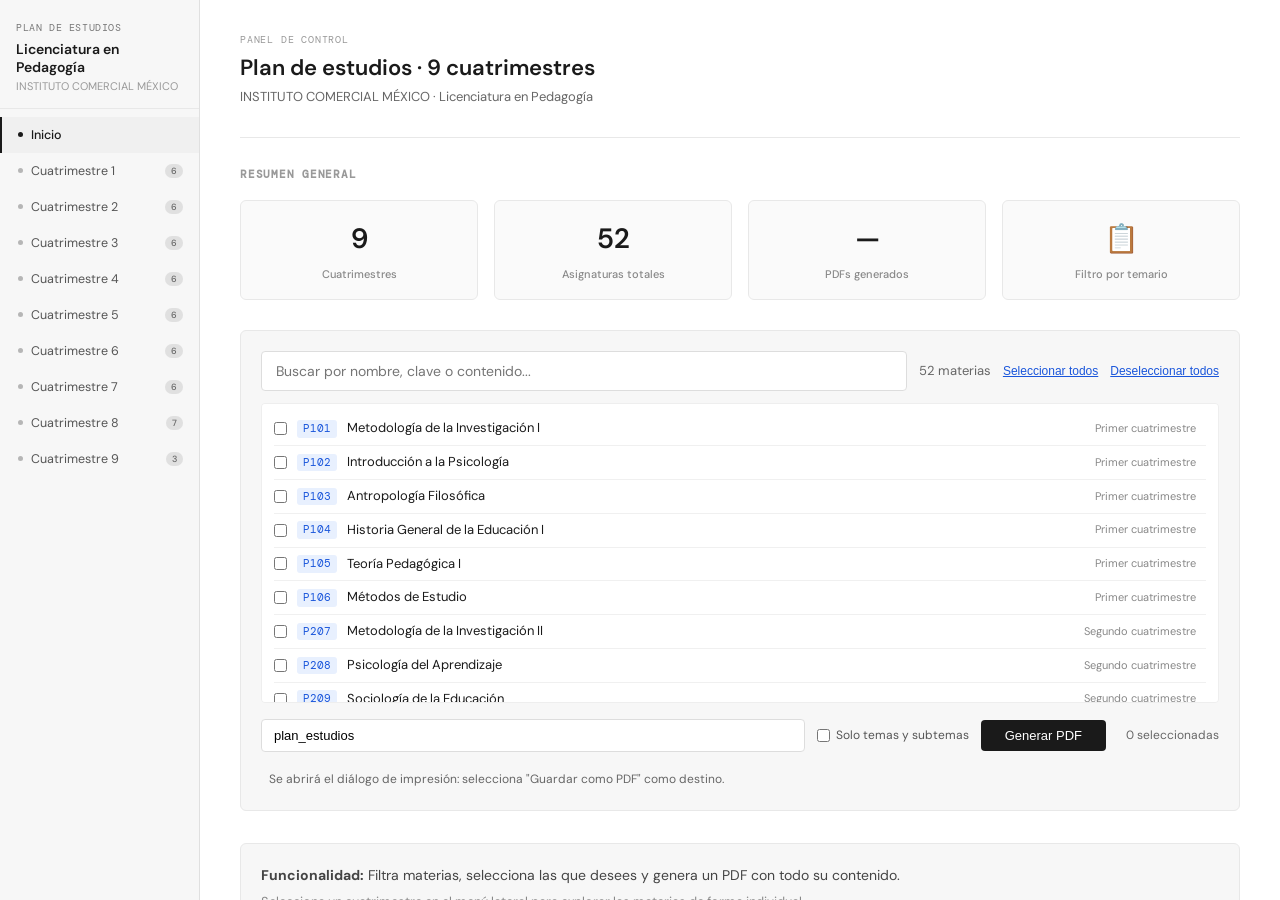
<file: index.html>
<!DOCTYPE html>
<html lang="es">
<head>
  <meta charset="UTF-8" />
  <meta name="viewport" content="width=device-width, initial-scale=1.0" />
  <title>Plan de estudios · Pedagogía</title>
  <link rel="icon" href="https://github.com/ICOMcoordinacion/pedagogiaICOM/raw/c6e2937d768a2ba422888f55374ee7c01f853eaa/Icom.jpg" type="image/jpeg">
  <link rel="preconnect" href="https://fonts.googleapis.com">
  <link href="https://fonts.googleapis.com/css2?family=DM+Sans:wght@300;400;500;600&family=DM+Mono:wght@400;500&display=swap" rel="stylesheet">
  <link rel="stylesheet" href="styles.css">
  <!-- Estilos exclusivos de impresión/PDF: se aplican solo al imprimir -->
  <link rel="stylesheet" href="print.css" media="print">
</head>
<body>
<div class="shell">

  <!-- SIDEBAR PRINCIPAL: Inicio + Cuatrimestres -->
  <aside class="sidebar-principal">
    <div class="sb-header">
      <div class="sb-badge">Plan de estudios</div>
      <div class="sb-title">Licenciatura en Pedagogía</div>
      <div class="sb-subtitle">INSTITUTO COMERCIAL MÉXICO</div>
    </div>
    <nav class="sb-nav" id="navCuatrimestres"></nav>
  </aside>

  <!-- SIDEBAR SECUNDARIO: Materias del cuatrimestre activo -->
  <aside class="sidebar-secundario hidden" id="sidebarSecundario">
    <div class="sb-header">
      <div class="sb-badge" id="secBadge">Materias</div>
      <div class="sb-title" id="secTitle">Selecciona un cuatrimestre</div>
      <div class="sb-subtitle" id="secSubtitle"></div>
    </div>
    <nav class="sb-nav" id="navMaterias">
      <div class="placeholder-msg" style="padding:20px;font-size:13px;color:#aaa;">Selecciona un cuatrimestre<br>para ver sus materias</div>
    </nav>
  </aside>

  <!-- PANEL PRINCIPAL -->
  <main class="main" id="panelPrincipal">
    <div class="placeholder-msg" style="margin-top:60px;">
      <strong>Bienvenido al portal de asignaturas</strong><br>
      Selecciona un cuatrimestre en el panel izquierdo y luego una materia.
    </div>
  </main>

</div>

<!-- Contenedor de impresión: oculto en pantalla, print.css lo muestra al imprimir -->
<div id="printRoot" style="display:none;"></div>

<script src="data.js"></script>
<script src="pdf.js"></script>
<script src="app.js"></script>
</body>
</html>
</file>
<file: styles.css>
/* Estilos de la interfaz del plan de estudios
   Paleta: acento azul #1a56db, texto #1a1a1a, bordes #e8e8e8/#f0f0f0
   Tipografía: DM Sans (texto) y DM Mono (etiquetas, claves) */
    @import url('https://fonts.googleapis.com/css2?family=DM+Sans:wght@300;400;500;600&family=DM+Mono:wght@400;500&display=swap');

    * {
      box-sizing: border-box;
      margin: 0;
      padding: 0;
    }

    body {
      font-family: 'DM Sans', sans-serif;
      background: #fff;
      color: #1a1a1a;
      font-size: 14px;
      line-height: 1.6;
    }

    .shell {
      display: flex;
      height: 100vh;
      overflow: hidden;
    }

    .sidebar-principal {
      width: 200px;
      min-width: 200px;
      border-right: 1px solid #e0e0e0;
      background: #f7f7f7;
      display: flex;
      flex-direction: column;
      flex-shrink: 0;
    }

    .sidebar-secundario {
      width: 260px;
      min-width: 260px;
      border-right: 1px solid #e8e8e8;
      background: #fafafa;
      display: flex;
      flex-direction: column;
      flex-shrink: 0;
      transition: all 0.15s;
      overflow: hidden;
    }

    .sidebar-secundario.hidden {
      width: 0;
      min-width: 0;
      border: none;
      padding: 0;
      overflow: hidden;
      opacity: 0;
      pointer-events: none;
    }

    .sb-header {
      padding: 20px 16px 12px;
      border-bottom: 1px solid #e8e8e8;
      position: relative;
    }

    .sb-badge {
      font-family: 'DM Mono', monospace;
      font-size: 10px;
      color: #777;
      letter-spacing: .06em;
      text-transform: uppercase;
      margin-bottom: 4px;
    }

    .sb-title {
      font-size: 14px;
      font-weight: 600;
      color: #1a1a1a;
      line-height: 1.3;
    }

    .sb-subtitle {
      font-size: 11px;
      color: #999;
      margin-top: 2px;
    }

    .sb-nav {
      padding: 8px 0;
      flex: 1;
      overflow-y: auto;
    }

    .nav-item {
      display: flex;
      align-items: center;
      gap: 8px;
      padding: 8px 16px;
      cursor: pointer;
      border-left: 2px solid transparent;
      font-size: 12.5px;
      color: #555;
      transition: all .15s;
    }

    .nav-item:hover {
      background: #f0f0f0;
      color: #1a1a1a;
    }

    .nav-item.active {
      border-left-color: #1a1a1a;
      background: #f0f0f0;
      color: #1a1a1a;
      font-weight: 500;
    }

    .nav-dot {
      width: 5px;
      height: 5px;
      border-radius: 50%;
      background: currentColor;
      opacity: .4;
      flex-shrink: 0;
    }

    .nav-item.active .nav-dot {
      opacity: 1;
    }

    .nav-item .badge-materias {
      margin-left: auto;
      background: #e0e0e0;
      border-radius: 10px;
      padding: 0 6px;
      font-size: 9px;
      color: #666;
      font-weight: 500;
    }

    .sidebar-secundario .nav-item {
      padding-left: 20px;
      font-size: 12px;
    }

    .sidebar-secundario .nav-item .nav-dot {
      background: #aaa;
    }

    .main {
      flex: 1;
      overflow-y: auto;
      padding: 32px 40px;
      background: #fff;
    }

    .tag {
      display: inline-flex;
      align-items: center;
      padding: 2px 8px;
      border-radius: 3px;
      font-size: 11px;
      font-weight: 500;
      font-family: 'DM Mono', monospace;
    }

    .tag-clave {
      background: #e8f0fe;
      color: #1a56db;
    }

    .doc-header {
      margin-bottom: 28px;
      padding-bottom: 20px;
      border-bottom: 1px solid #e8e8e8;
    }

    .doc-type {
      font-family: 'DM Mono', monospace;
      font-size: 10px;
      color: #999;
      letter-spacing: .08em;
      text-transform: uppercase;
      margin-bottom: 6px;
    }

    .doc-title {
      font-size: 22px;
      font-weight: 600;
      line-height: 1.3;
      margin-bottom: 4px;
    }

    .doc-sub {
      font-size: 13px;
      color: #666;
      margin-bottom: 10px;
    }

    .meta-row {
      display: flex;
      flex-wrap: wrap;
      gap: 16px;
      margin-top: 12px;
    }

    .meta-item {
      display: flex;
      flex-direction: column;
      gap: 2px;
    }

    .meta-label {
      font-size: 10px;
      color: #999;
      text-transform: uppercase;
      letter-spacing: .06em;
      font-family: 'DM Mono', monospace;
    }

    .meta-val {
      font-size: 13px;
      font-weight: 500;
    }

    .section {
      display: none;
      animation: fadeIn .2s ease;
    }

    .section.active {
      display: block;
    }

    @keyframes fadeIn {
      from {
        opacity: 0;
        transform: translateY(4px);
      }
      to {
        opacity: 1;
        transform: translateY(0);
      }
    }

    .section-title {
      font-size: 11px;
      font-weight: 600;
      color: #999;
      text-transform: uppercase;
      letter-spacing: .07em;
      font-family: 'DM Mono', monospace;
      margin-bottom: 16px;
    }

    .card {
      border: 1px solid #e8e8e8;
      border-radius: 6px;
      padding: 18px 20px;
      margin-bottom: 14px;
      position: relative;
    }

    .card-label {
      font-size: 10px;
      font-weight: 600;
      text-transform: uppercase;
      letter-spacing: .07em;
      color: #999;
      font-family: 'DM Mono', monospace;
      margin-bottom: 6px;
      display: flex;
      justify-content: space-between;
      align-items: center;
    }

    .copy-btn {
      cursor: pointer;
      font-size: 14px;
      padding: 2px 6px;
      border-radius: 4px;
      transition: background 0.15s;
      user-select: none;
      opacity: 0.5;
    }
    .copy-btn:hover {
      background: #e0e0e0;
      opacity: 1;
    }
    .copy-btn.copied {
      opacity: 1;
      color: #15803d;
    }

    .card-body {
      font-size: 13.5px;
      color: #2a2a2a;
      line-height: 1.65;
    }

    .card-body ul {
      margin: 4px 0 4px 20px;
      list-style: disc;
    }

    .card-body ul li {
      margin-bottom: 2px;
    }

    .two-col {
      display: grid;
      grid-template-columns: 1fr 1fr;
      gap: 16px;
    }

    .ft {
      width: 100%;
      border-collapse: collapse;
      font-size: 12.5px;
    }

    .ft th {
      text-align: left;
      padding: 8px 12px;
      background: #f5f5f5;
      font-size: 10.5px;
      font-weight: 600;
      text-transform: uppercase;
      letter-spacing: .05em;
      color: #666;
      border-bottom: 1px solid #e0e0e0;
    }

    .ft td {
      padding: 9px 12px;
      border-bottom: 1px solid #f0f0f0;
      color: #333;
      vertical-align: top;
      line-height: 1.5;
    }

    .ft tr:last-child td {
      border-bottom: none;
    }

    .pill {
      display: inline-block;
      padding: 1px 7px;
      border-radius: 3px;
      background: #f0f0f0;
      font-family: 'DM Mono', monospace;
      font-size: 10.5px;
      color: #555;
    }

    .placeholder-msg {
      padding: 40px 20px;
      text-align: center;
      color: #999;
      font-size: 14px;
    }

    .placeholder-msg strong {
      color: #666;
    }

    .dashboard-grid {
      display: grid;
      grid-template-columns: repeat(auto-fill, minmax(200px, 1fr));
      gap: 16px;
      margin-top: 12px;
    }
    .dashboard-card {
      background: #fafafa;
      border: 1px solid #e8e8e8;
      border-radius: 6px;
      padding: 16px;
      text-align: center;
    }
    .dashboard-card .numero {
      font-size: 28px;
      font-weight: 600;
      color: #1a1a1a;
    }
    .dashboard-card .etiqueta {
      font-size: 11px;
      color: #888;
      font-weight: 500;
      margin-top: 4px;
    }

    .filter-section {
      margin-top: 30px;
      padding: 20px;
      background: #f7f7f7;
      border-radius: 6px;
      border: 1px solid #e8e8e8;
    }
    .filter-section .filter-input {
      width: 100%;
      padding: 10px 14px;
      border: 1px solid #ddd;
      border-radius: 4px;
      font-size: 14px;
      font-family: inherit;
      margin-bottom: 16px;
    }
    .filter-section .filter-input:focus {
      outline: none;
      border-color: #1a1a1a;
    }
    .materia-item {
      display: flex;
      align-items: center;
      gap: 10px;
      padding: 6px 0;
      border-bottom: 1px solid #f0f0f0;
      font-size: 13px;
    }
    .materia-item .badge-clave {
      font-family: 'DM Mono', monospace;
      font-size: 11px;
      color: #1a56db;
      background: #e8f0fe;
      padding: 0 6px;
      border-radius: 3px;
      min-width: 40px;
      text-align: center;
    }
    .materia-item .nombre {
      flex: 1;
    }
    .materia-item .cuatri {
      color: #888;
      font-size: 11px;
      margin-right: 10px;
    }
    .pdf-actions {
      margin-top: 16px;
      display: flex;
      flex-wrap: wrap;
      gap: 12px;
      align-items: center;
    }
    .pdf-actions input[type="text"] {
      flex: 1;
      min-width: 180px;
      padding: 8px 12px;
      border: 1px solid #ddd;
      border-radius: 4px;
      font-size: 13px;
    }
    .btn-pdf {
      background: #1a1a1a;
      color: #fff;
      border: none;
      padding: 8px 24px;
      border-radius: 4px;
      font-size: 13px;
      font-weight: 500;
      cursor: pointer;
      transition: background 0.15s;
    }
    .btn-pdf:hover {
      background: #333;
    }
    .btn-pdf:disabled {
      opacity: 0.5;
      cursor: not-allowed;
    }
    .seleccionadas-info {
      font-size: 12px;
      color: #666;
      margin-left: 8px;
    }
    .select-all-btn {
      background: none;
      border: none;
      color: #1a56db;
      cursor: pointer;
      font-size: 12px;
      text-decoration: underline;
    }
    .select-all-btn:hover {
      color: #0d3b8c;
    }

    ::-webkit-scrollbar {
      width: 4px;
    }
    ::-webkit-scrollbar-thumb {
      background: #ddd;
      border-radius: 2px;
    }

    @media (max-width: 900px) {
      .sidebar-principal {
        width: 140px;
        min-width: 140px;
      }
      .sidebar-secundario {
        width: 200px;
        min-width: 200px;
      }
      .main {
        padding: 20px;
      }
      .two-col {
        grid-template-columns: 1fr;
      }
    }

    @media (max-width: 640px) {
      .shell {
        flex-direction: column;
        height: auto;
        overflow: visible;
      }
      .sidebar-principal,
      .sidebar-secundario {
        width: 100%;
        min-width: unset;
        border-right: none;
        border-bottom: 1px solid #e8e8e8;
        max-height: 200px;
        overflow-y: auto;
      }
      .sidebar-secundario.hidden {
        display: none;
      }
      .main {
        overflow-y: visible;
        height: auto;
      }
      .pdf-actions {
        flex-direction: column;
        align-items: stretch;
      }
    }
</file>
<file: print.css>
/* ============================================================
   print.css — Estilos de impresión / generación de PDF
   Se aplican solo durante la impresión (media="print" en el <link>).
   Usa el motor de paginación nativo del navegador: @page, break-before,
   break-inside avoid. Sin canvas, sin librerías externas: el navegador
   pagina el contenido real, por lo que no hay cortes de texto ni hojas
   en blanco espurias.
   Paleta idéntica a la interfaz: acento #1a56db, texto #1a1a1a,
   bordes #e8e8e8 / #f0f0f0, tipografías DM Sans / DM Mono.
   ============================================================ */

@page {
  size: A4;
  margin: 22mm 20mm;
}

/* Durante la impresión, oculta toda la interfaz y muestra solo el
   documento generado en #printRoot */
.shell { display: none !important; }

#printRoot {
  display: block !important;
  font-family: 'DM Sans', Helvetica, Arial, sans-serif;
  color: #1a1a1a;
  line-height: 1.6;
  font-size: 12.5px;
  -webkit-print-color-adjust: exact;
  print-color-adjust: exact;
}

/* ---------- Portada ---------- */
.pr-portada {
  display: flex;
  flex-direction: column;
  justify-content: center;
  min-height: 233mm; /* alto de página menos márgenes (297 - 2*22mm ≈ 253mm; se deja margen de aire) */
  break-after: page;
}

.pr-badge {
  font-family: 'DM Mono', monospace;
  font-size: 12px;
  letter-spacing: .1em;
  text-transform: uppercase;
  color: #1a56db;
  background: #e8f0fe;
  display: inline-block;
  padding: 5px 14px;
  border-radius: 3px;
  margin-bottom: 26px;
  width: fit-content;
}

.pr-portada h1 {
  font-size: 34px;
  font-weight: 600;
  line-height: 1.3;
  margin-bottom: 10px;
  max-width: 140mm;
}

.pr-portada .pr-inst {
  font-size: 15px;
  color: #666;
  margin-bottom: 44px;
}

.pr-portada .pr-meta {
  border-top: 1px solid #e0e0e0;
  padding-top: 16px;
  margin-bottom: 34px;
  font-size: 11.5px;
  color: #888;
  font-family: 'DM Mono', monospace;
}
.pr-portada .pr-meta div { margin-bottom: 5px; }

.pr-toc-title {
  font-family: 'DM Mono', monospace;
  font-size: 10.5px;
  font-weight: 600;
  letter-spacing: .07em;
  text-transform: uppercase;
  color: #999;
  margin-bottom: 8px;
}

.pr-toc-item {
  display: flex;
  justify-content: space-between;
  gap: 14px;
  padding: 7px 0;
  border-bottom: 1px solid #f0f0f0;
  font-size: 12.5px;
  break-inside: avoid;
}
.pr-toc-item .num {
  font-family: 'DM Mono', monospace;
  color: #1a56db;
  min-width: 22px;
}
.pr-toc-item .nombre { flex: 1; color: #1a1a1a; }
.pr-toc-item .cuatri { color: #999; font-size: 11px; white-space: nowrap; }

/* ---------- Página por materia ---------- */
.pr-materia {
  display: flex;
  flex-direction: column;
  min-height: 233mm;
  break-before: page;
}
.pr-materia:first-of-type { break-before: avoid; }

.pr-body { flex: 1 0 auto; }

.pr-header {
  border-bottom: 2px solid #1a1a1a;
  padding-bottom: 16px;
  margin-bottom: 24px;
  break-inside: avoid;
}
.pr-header .pr-doctype {
  font-family: 'DM Mono', monospace;
  font-size: 10.5px;
  letter-spacing: .08em;
  text-transform: uppercase;
  color: #999;
  margin-bottom: 8px;
  display: flex;
  justify-content: space-between;
}
.pr-header h2 {
  font-size: 23px;
  font-weight: 600;
  color: #1a1a1a;
  margin-bottom: 8px;
}
.pr-tag {
  font-family: 'DM Mono', monospace;
  font-size: 11.5px;
  color: #1a56db;
  background: #e8f0fe;
  padding: 3px 10px;
  border-radius: 3px;
}

.pr-objetivo {
  font-size: 12.5px;
  margin: 0 0 26px 0;
  padding: 14px 18px;
  background: #f7f9fc;
  border-left: 3px solid #1a56db;
  border-radius: 0 4px 4px 0;
  break-inside: avoid;
}
.pr-objetivo strong {
  display: block;
  font-family: 'DM Mono', monospace;
  font-size: 9.5px;
  letter-spacing: .06em;
  text-transform: uppercase;
  color: #1a56db;
  margin-bottom: 5px;
}

.pr-section-title {
  font-family: 'DM Mono', monospace;
  font-size: 10.5px;
  font-weight: 600;
  letter-spacing: .07em;
  text-transform: uppercase;
  color: #999;
  margin: 0 0 14px 0;
  break-after: avoid;
}

/* Temas: tarjetas con borde, igual que la interfaz (.card) */
.pr-tema {
  border: 1px solid #e8e8e8;
  border-radius: 6px;
  padding: 14px 18px;
  margin-bottom: 14px;
  break-inside: avoid;
}
.pr-tema .pr-titulo {
  font-weight: 600;
  font-size: 13px;
  color: #1a1a1a;
  display: block;
  margin-bottom: 8px;
}
.pr-tema ul {
  margin: 0 0 0 20px;
  padding: 0;
}
.pr-tema li {
  font-size: 11.5px;
  color: #444;
  margin-bottom: 4px;
}

.pr-footer {
  margin-top: auto;
  padding-top: 14px;
  border-top: 1px solid #e0e0e0;
  font-size: 10px;
  color: #999;
  display: flex;
  justify-content: space-between;
  font-family: 'DM Mono', monospace;
  break-inside: avoid;
}
</file>
